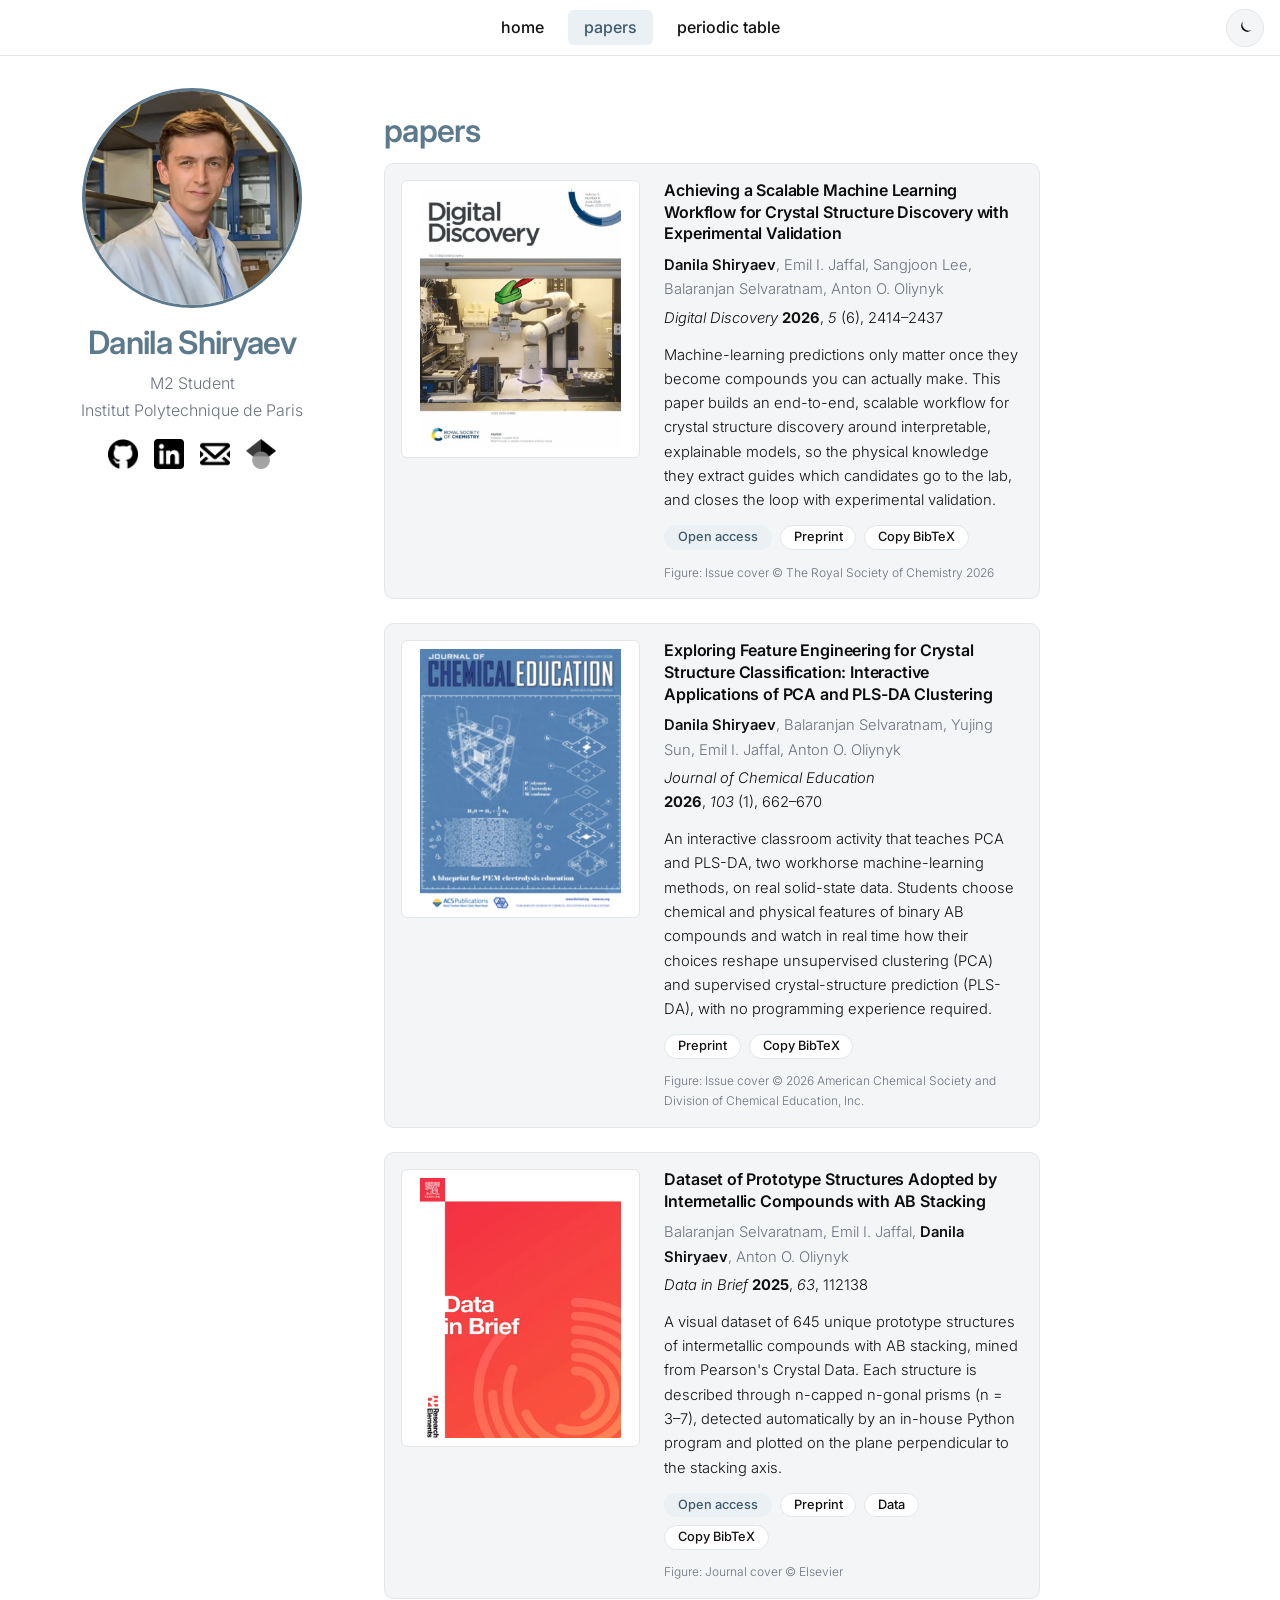
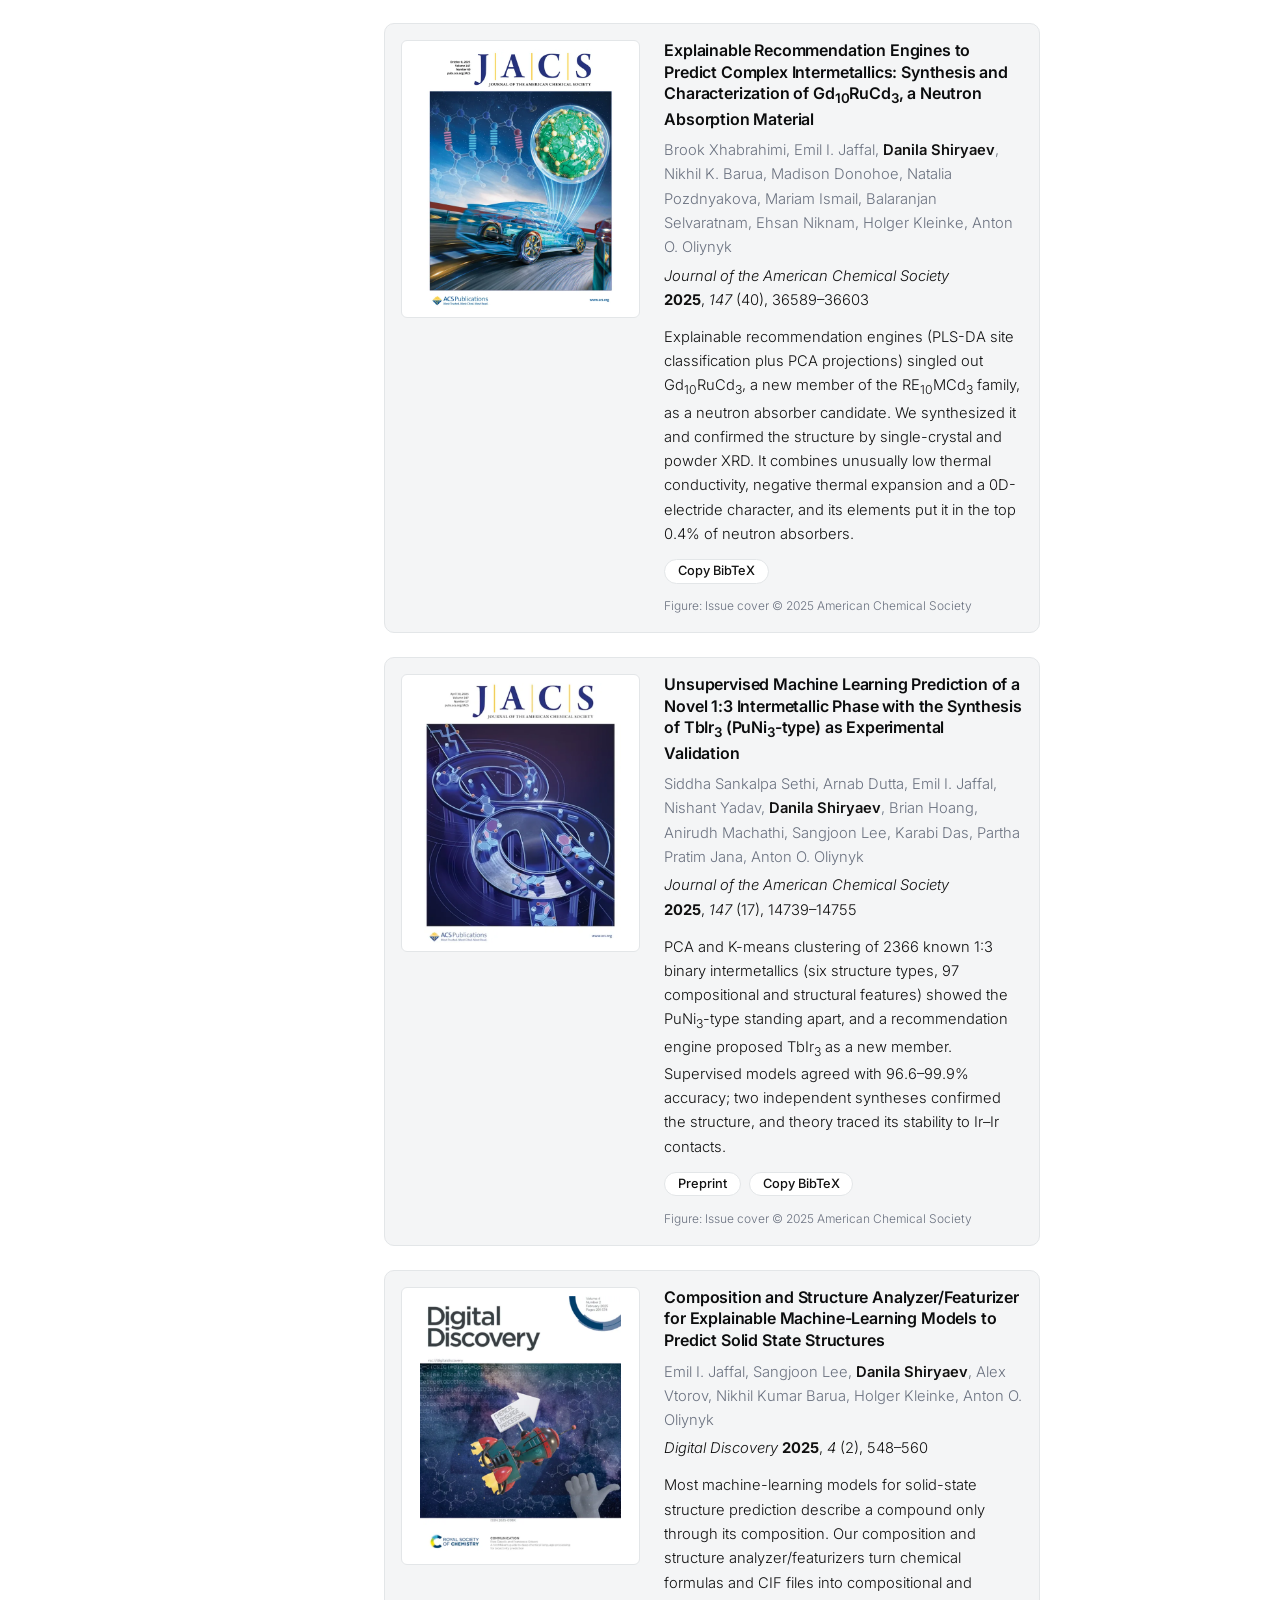
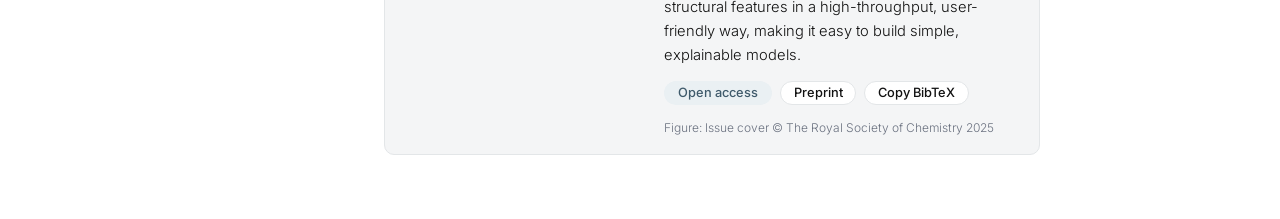
<file: papers.html>
<!DOCTYPE html>
<html lang="en">
<head>
  <meta charset="UTF-8" />
  <meta name="viewport" content="width=device-width, initial-scale=1.0" />

  <script>
    (function () {
      try {
        var stored = localStorage.getItem("theme");
        var theme =
          stored ||
          (window.matchMedia("(prefers-color-scheme: dark)").matches
            ? "dark"
            : "light");
        document.documentElement.dataset.theme = theme;
      } catch (e) {
        document.documentElement.dataset.theme = "light";
      }
    })();
  </script>

  <title>Papers | Danila Shiryaev</title>

  <link rel="icon" href="images/icons/favicon.ico" type="image/x-icon" />
  <link rel="alternate icon" href="images/favicon.png" type="image/png" />

  <link rel="preconnect" href="https://fonts.googleapis.com" />
  <link rel="preconnect" href="https://fonts.gstatic.com" crossorigin />
  <link
    href="https://fonts.googleapis.com/css2?family=Inter:wght@300;400;500;600;700&display=swap"
    rel="stylesheet"
  />

  <link rel="stylesheet" href="css/tokens.css" />
  <link rel="stylesheet" href="css/base.css" />
  <link rel="stylesheet" href="css/layout.css" />
  <link rel="stylesheet" href="css/components.css" />
</head>

<body>
  <div class="layout">
    <aside class="sidebar" id="sidebar"></aside>

    <main class="main">
      <section id="papers" class="section">
        <h2>papers</h2>
        <div class="papers" id="papers-list"></div>
      </section>
    </main>
  </div>

  <script src="data/papers.js"></script>
  <script src="js/papers.js"></script>
  <script src="js/site.js"></script>
</body>
</html>
</file>
<file: css/tokens.css>
/* Design tokens: strict black / grey / white with a single osmium-blue accent */
:root {
  color-scheme: light;

  /* Surfaces */
  --color-bg: #ffffff;
  --color-surface: #f4f5f6;
  --color-surface-strong: #eceef0;
  --color-border: #e3e6e8;

  /* Text */
  --color-text: #111111;
  --color-heading: #0c0d0e;
  --color-muted: #6b7280;

  /* Osmium-blue accent (bluish metallic grey) */
  --color-accent: #5d7a8c;
  --color-accent-strong: #3f5a6b;
  --color-accent-soft: #eaf0f3;

  /* Concept-graph group colors (muted, distinguishable) */
  --group-computational: #5d7a8c; /* osmium blue */
  --group-experimental: #b5896e; /* muted clay */
  --group-materials: #7f9b8e; /* sage-slate */

  /* Typography */
  --font-sans: 'Inter', system-ui, -apple-system, sans-serif;
  --font-display: var(--font-sans);

  --text-xs: 0.85rem;
  --text-sm: 0.92rem;
  --text-base: 1rem;
  --text-lg: 1.25rem;
  --text-xl: 1.6rem;
  --text-2xl: 2rem;

  /* Spacing scale */
  --space-1: 0.25rem;
  --space-2: 0.5rem;
  --space-3: 0.8rem;
  --space-4: 1rem;
  --space-5: 1.5rem;
  --space-6: 2rem;
  --space-8: 3rem;

  /* Radius & shadow */
  --radius-sm: 6px;
  --radius-md: 10px;
  --radius-lg: 16px;
  --shadow-sm: 0 1px 2px rgba(17, 17, 17, 0.05);
  --shadow-md: 0 4px 16px rgba(17, 17, 17, 0.08);

  /* Layout */
  --sidebar-w: 320px;
  --main-w: 720px;
  --gap: 2rem;
  --topbar-h: 56px;

  /* Components */
  --profile-size: 220px;
  --icon-size: 30px;

  --transition: 0.2s ease;
}

/* ---------- Dark theme ---------- */
:root[data-theme="dark"] {
  color-scheme: dark;

  /* Surfaces */
  --color-bg: #14171a;
  --color-surface: #1d2125;
  --color-surface-strong: #262b30;
  --color-border: #2e343a;

  /* Text */
  --color-text: #e6e8ea;
  --color-heading: #f3f5f6;
  --color-muted: #9aa3ab;

  /* Osmium-blue accent, lifted for contrast on dark surfaces */
  --color-accent: #8fb0c4;
  --color-accent-strong: #aac6d6;
  --color-accent-soft: #233039;

  /* Shadows need more presence on dark backgrounds */
  --shadow-sm: 0 1px 2px rgba(0, 0, 0, 0.4);
  --shadow-md: 0 4px 16px rgba(0, 0, 0, 0.5);
}
</file>
<file: css/base.css>
/* Reset & base typography */
*,
*::before,
*::after {
  margin: 0;
  padding: 0;
  box-sizing: border-box;
}

html {
  scroll-behavior: smooth;
}

body {
  font-family: var(--font-sans);
  font-weight: 300;
  background-color: var(--color-bg);
  color: var(--color-text);
  line-height: 1.65;
  -webkit-font-smoothing: antialiased;
  text-rendering: optimizeLegibility;
}

h1,
h2,
h3,
h4 {
  font-family: var(--font-display);
  color: var(--color-heading);
  line-height: 1.2;
  font-weight: 600;
  letter-spacing: -0.02em;
}

h2 {
  font-size: var(--text-2xl);
  color: var(--color-accent);
  margin: var(--space-5) 0 var(--space-3);
}

h3 {
  font-size: var(--text-lg);
  margin: var(--space-4) 0 var(--space-2);
}

p {
  margin-bottom: var(--space-3);
}

a {
  color: var(--color-accent);
  text-decoration: none;
  font-weight: 500;
  transition: color var(--transition);
}

a:hover {
  color: var(--color-accent-strong);
  text-decoration: underline;
}

ul {
  list-style: none;
}

img {
  display: block;
  max-width: 100%;
}
</file>
<file: css/layout.css>
/* Page shell: fixed top nav bar + fixed sidebar + centered main column */
.layout {
  min-height: 100vh;
}

/* ---------- Top navigation bar ---------- */
.topbar {
  position: fixed;
  top: 0;
  left: 0;
  width: 100%;
  height: var(--topbar-h);
  display: flex;
  align-items: center;
  justify-content: center;
  padding: 0 var(--space-4);
  background: var(--color-bg);
  border-bottom: 1px solid var(--color-border);
  z-index: 100;
}

.topbar .theme-toggle {
  position: absolute;
  top: 50%;
  right: var(--space-4);
  transform: translateY(-50%);
}

.sidebar {
  position: fixed;
  top: calc(var(--topbar-h) + var(--gap));
  left: calc(50% - var(--main-w) / 2 - var(--gap) - var(--sidebar-w));
  width: var(--sidebar-w);
  text-align: center;
}

.main {
  width: var(--main-w);
  margin: 0 auto;
  padding: calc(var(--topbar-h) + var(--gap)) var(--gap) var(--gap);
}

.section {
  margin-bottom: var(--space-6);
}

.divider {
  height: 1px;
  background: var(--color-border);
  margin: var(--space-5) 0;
  border: 0;
}

/* Medium viewports: dock sidebar to the left edge */
@media (max-width: 1350px) {
  .sidebar {
    left: var(--gap);
  }
  .main {
    margin-left: calc(var(--sidebar-w) + var(--gap));
    margin-right: auto;
  }
}

/* Tablet & mobile: stack sidebar on top */
@media (max-width: 1024px) {
  .layout {
    padding-top: var(--topbar-h);
  }
  .sidebar {
    position: static;
    width: 100%;
    margin: var(--gap) auto var(--gap);
  }
  .main {
    width: 100%;
    max-width: var(--main-w);
    margin: 0 auto;
    padding: 0 1rem var(--gap);
  }
}

@media (max-width: 600px) {
  :root {
    --gap: 1.25rem;
  }
  /* Left-align the nav so three links never run under the theme toggle. */
  .topbar {
    justify-content: flex-start;
  }
  .site-nav {
    gap: var(--space-1);
  }
  .site-nav a {
    padding: var(--space-1) var(--space-3);
    white-space: nowrap;
  }
  .main {
    padding-left: var(--space-4);
    padding-right: var(--space-4);
  }
}

/* Small phones: "periodic table" must still clear the theme toggle. */
@media (max-width: 400px) {
  .topbar {
    padding-left: var(--space-2);
  }
  .topbar .theme-toggle {
    right: var(--space-2);
    width: 34px;
    height: 34px;
  }
  .site-nav {
    gap: 2px;
  }
  .site-nav a {
    padding: var(--space-1) 6px;
    font-size: var(--text-sm);
  }
}
</file>
<file: css/components.css>
/* ---------- Sidebar profile ---------- */
.profile {
  width: var(--profile-size);
  height: var(--profile-size);
  border-radius: 50%;
  border: 3px solid var(--color-accent);
  object-fit: cover;
  margin: 0 auto var(--space-4);
}

.sidebar h1 {
  font-family: var(--font-display);
  font-size: var(--text-2xl);
  color: var(--color-accent);
  margin-bottom: var(--space-2);
}

.sidebar .subtitle {
  font-size: var(--text-base);
  color: var(--color-muted);
  margin-bottom: var(--space-4);
}

/* ---------- Social links ---------- */
.social-links {
  display: flex;
  justify-content: center;
  gap: var(--space-4);
  margin-bottom: var(--space-5);
}

.social-links a img {
  width: var(--icon-size);
  height: var(--icon-size);
  transition: opacity var(--transition), transform var(--transition), filter var(--transition);
}

:root[data-theme="dark"] .social-links a img {
  filter: brightness(0) invert(1);
}

.social-links a:hover img {
  opacity: 0.65;
  transform: translateY(-2px);
}

/* ---------- Navigation (top bar) ---------- */
.site-nav {
  display: flex;
  flex-direction: row;
  gap: var(--space-2);
  align-items: center;
  justify-content: center;
}

.site-nav a {
  display: block;
  padding: var(--space-1) var(--space-4);
  border-radius: var(--radius-sm);
  color: var(--color-text);
  font-weight: 500;
  text-decoration: none;
  transition: background var(--transition), color var(--transition);
}

.site-nav a:hover {
  background: var(--color-surface);
  text-decoration: none;
}

.site-nav .nav-short {
  display: none;
}

@media (max-width: 400px) {
  .site-nav .nav-long {
    display: none;
  }
  .site-nav .nav-short {
    display: inline;
  }
}

.site-nav a.active {
  background: var(--color-accent-soft);
  color: var(--color-accent-strong);
}

/* ---------- Theme toggle ---------- */
.theme-toggle {
  display: inline-flex;
  align-items: center;
  justify-content: center;
  width: 38px;
  height: 38px;
  padding: 0;
  border: 1px solid var(--color-border);
  border-radius: 50%;
  background: var(--color-surface);
  color: var(--color-text);
  cursor: pointer;
  transition: background var(--transition), border-color var(--transition),
    color var(--transition);
}

.theme-toggle:hover {
  border-color: var(--color-accent);
  color: var(--color-accent-strong);
}

.theme-toggle svg {
  width: 20px;
  height: 20px;
}

/* Light theme shows the moon (switch to dark); dark theme shows the sun. */
.theme-toggle .icon-sun {
  display: none;
}
.theme-toggle .icon-moon {
  display: block;
}
:root[data-theme="dark"] .theme-toggle .icon-sun {
  display: block;
}
:root[data-theme="dark"] .theme-toggle .icon-moon {
  display: none;
}

/* ---------- Lists ---------- */
.list-indent {
  margin: var(--space-3) 0 var(--space-3) var(--space-5);
}

.list-indent li {
  position: relative;
  padding-left: var(--space-4);
  margin-bottom: var(--space-1);
}

.list-indent li::before {
  content: "";
  position: absolute;
  left: 0;
  top: 0.7em;
  width: 6px;
  height: 6px;
  border-radius: 50%;
  background: var(--color-accent);
}

/* ---------- Paper cards ---------- */
.papers {
  display: flex;
  flex-direction: column;
  gap: var(--space-5);
}

.paper {
  display: grid;
  grid-template-columns: minmax(0, 2fr) minmax(0, 3fr);
  gap: var(--space-5);
  padding: var(--space-4);
  border: 1px solid var(--color-border);
  border-radius: var(--radius-md);
  background: var(--color-surface);
  transition: box-shadow var(--transition);
}

.paper[hidden] {
  display: none;
}

/* No figure yet: the text takes the full width. */
.paper--text {
  grid-template-columns: minmax(0, 1fr);
}

.paper:hover {
  box-shadow: var(--shadow-md);
}

/* Figures are drawn for a white page, so they sit on white in both themes. */
.paper-figure {
  align-self: start;
  display: flex;
  align-items: center;
  justify-content: center;
  width: 100%;
  padding: var(--space-2);
  border: 1px solid var(--color-border);
  border-radius: var(--radius-sm);
  background: #fff;
  cursor: zoom-in;
}

.paper-figure img {
  max-width: 100%;
  max-height: 260px;
  object-fit: contain;
}

.paper-figure:focus-visible {
  outline: 2px solid var(--color-accent);
  outline-offset: 2px;
}

.paper-title {
  font-size: var(--text-base);
  line-height: 1.35;
  letter-spacing: -0.01em;
  margin: 0 0 var(--space-2);
}

.paper-title a {
  color: var(--color-heading);
  font-weight: 600;
}

.paper-title a:hover {
  color: var(--color-accent-strong);
}

.paper-authors,
.paper-venue,
.paper-summary {
  font-size: var(--text-sm);
}

.paper-authors {
  color: var(--color-muted);
  margin-bottom: var(--space-1);
}

.paper-authors strong {
  color: var(--color-text);
  font-weight: 600;
}

.paper-meta {
  display: flex;
  flex-wrap: wrap;
  align-items: center;
  gap: var(--space-2);
}

.nowrap {
  white-space: nowrap;
}

.paper-credit {
  font-size: 0.75rem;
  color: var(--color-muted);
  margin: var(--space-3) 0 0;
}

.badge {
  font-family: inherit;
  font-size: 0.8rem;
  font-weight: 500;
  line-height: 1.6;
  padding: 1px var(--space-3);
  border: 1px solid var(--color-border);
  border-radius: 999px;
  background: var(--color-bg);
  color: var(--color-text);
  text-decoration: none;
  cursor: pointer;
  transition: border-color var(--transition), color var(--transition);
}

a.badge:hover,
button.badge:hover {
  border-color: var(--color-accent);
  color: var(--color-accent-strong);
  text-decoration: none;
}

.badge--oa {
  border-color: transparent;
  background: var(--color-accent-soft);
  color: var(--color-accent-strong);
  cursor: default;
}

/* ---------- Figure dialog (papers) ---------- */
.figure-dialog {
  max-width: min(94vw, 1100px);
  max-height: 92vh;
  margin: auto;
  padding: var(--space-6) var(--space-4) var(--space-4);
  border: 1px solid var(--color-border);
  border-radius: var(--radius-md);
  background: var(--color-bg);
  color: var(--color-text);
  box-shadow: var(--shadow-md);
}

.figure-dialog::backdrop {
  background: rgba(10, 12, 14, 0.72);
}

.figure-dialog img {
  max-width: 100%;
  max-height: 76vh;
  margin: 0 auto;
  border-radius: var(--radius-sm);
  background: #fff;
}

.figure-dialog-caption {
  font-size: var(--text-sm);
  color: var(--color-muted);
  margin: var(--space-3) 0 0;
}

.figure-dialog-close {
  position: absolute;
  top: var(--space-2);
  right: var(--space-2);
  width: 34px;
  height: 34px;
  border: 1px solid var(--color-border);
  border-radius: 50%;
  background: var(--color-surface);
  color: var(--color-text);
  font-size: 1.25rem;
  line-height: 1;
  cursor: pointer;
}

/* ---------- Buttons ---------- */
.btn {
  display: inline-block;
  padding: var(--space-2) var(--space-5);
  background: var(--color-accent);
  color: #fff;
  border-radius: var(--radius-sm);
  text-decoration: none;
  font-weight: 600;
  transition: background var(--transition);
}

.btn:hover {
  background: var(--color-accent-strong);
  color: #fff;
  text-decoration: none;
}

/* ---------- CV embed ---------- */
.cv-embed {
  width: 100%;
  height: 800px;
  margin-top: var(--space-4);
  border: 1px solid var(--color-border);
  border-radius: var(--radius-md);
}

/* ---------- Research map (concept graph) ---------- */
.research-map {
  margin: var(--space-4) 0 var(--space-5);
}

#concept-graph {
  width: 100%;
  height: 480px;
  border: 1px solid var(--color-border);
  border-radius: var(--radius-md);
  background:
    radial-gradient(circle at 1px 1px, var(--color-surface-strong) 1px, transparent 0)
    0 0 / 22px 22px,
    var(--color-bg);
  overflow: hidden;
}

.graph-legend {
  display: flex;
  flex-wrap: wrap;
  gap: var(--space-4);
  margin-top: var(--space-2);
  font-size: var(--text-sm);
  color: var(--color-muted);
}

.graph-legend li {
  display: flex;
  align-items: center;
  gap: var(--space-2);
}

.graph-legend .dot {
  width: 11px;
  height: 11px;
  border-radius: 50%;
  display: inline-block;
}

.dot--computational { background: var(--group-computational); }
.dot--experimental { background: var(--group-experimental); }
.dot--materials { background: var(--group-materials); }

/* ---------- Tag chips ---------- */
.chips-label {
  font-weight: 600;
  color: var(--color-text);
  margin-bottom: var(--space-2);
}

.chips {
  display: flex;
  flex-wrap: wrap;
  gap: var(--space-2);
  margin-bottom: var(--space-4);
}

.chip {
  font-family: inherit;
  font-size: var(--text-sm);
  color: var(--color-text);
  background: var(--color-surface);
  border: 1px solid var(--color-border);
  border-radius: 999px;
  padding: var(--space-1) var(--space-3);
  cursor: pointer;
  transition: background var(--transition), border-color var(--transition),
    color var(--transition), opacity var(--transition), transform var(--transition);
}

.chip:hover,
.chip:focus-visible {
  border-color: var(--color-accent);
  color: var(--color-accent-strong);
  outline: none;
}

.chip.is-active {
  background: var(--color-accent);
  border-color: var(--color-accent);
  color: #fff;
  transform: translateY(-1px);
}

.chip.is-related {
  border-color: var(--color-accent);
  background: var(--color-accent-soft);
  color: var(--color-accent-strong);
}

.chip.concept-dim {
  opacity: 0.4;
}

/* ---------- Inline concept keywords ---------- */
.concept-key {
  font-weight: 500;
  color: var(--color-accent-strong);
  border-bottom: 1px dashed var(--color-accent);
  cursor: pointer;
  transition: background var(--transition), color var(--transition);
}

.concept-key:hover,
.concept-key.is-active {
  background: var(--color-accent-soft);
}

.concept-key.concept-dim {
  opacity: 0.5;
}

/* ---------- Projects placeholder ---------- */
.viz-placeholder {
  display: flex;
  align-items: center;
  justify-content: center;
  text-align: center;
  min-height: 320px;
  margin-top: var(--space-4);
  padding: var(--space-6);
  border: 1px dashed var(--color-border);
  border-radius: var(--radius-lg);
  background: var(--color-surface);
  color: var(--color-muted);
}

@media (max-width: 600px) {
  /* Phones: drop the photo and let text + icons fill the full width. */
  .profile {
    display: none;
  }
  .sidebar {
    width: 100%;
  }
  .social-links {
    justify-content: space-around;
    gap: var(--space-3);
  }
  .paper {
    /* minmax(0, …): don't let the figure's natural width widen the card */
    grid-template-columns: minmax(0, 1fr);
    gap: var(--space-3);
  }
  .paper-figure img {
    max-height: 240px;
  }
  #concept-graph {
    height: 320px;
  }
}

/* Phones & tablets: mobile browsers don't render PDF embeds (Android) or show
   only page 1 (iOS), so offer a "View CV" button that opens the native viewer. */
.btn--secondary {
  background: var(--color-surface);
  color: var(--color-accent-strong);
  border: 1px solid var(--color-border);
}

.btn--secondary:hover {
  background: var(--color-accent-soft);
  color: var(--color-accent-strong);
}

.cv-view {
  display: none;
  margin-left: var(--space-2);
}

@media (max-width: 600px), (pointer: coarse) {
  .cv-embed {
    display: none;
  }
  .cv-view {
    display: inline-block;
  }
}

@media (pointer: coarse) {
  /* force-graph's d3-drag sets inline touch-action:none on its canvas, which
     would trap page scrolling; interactions are disabled on touch in JS. */
  #concept-graph canvas {
    touch-action: manipulation !important;
  }
}
</file>
